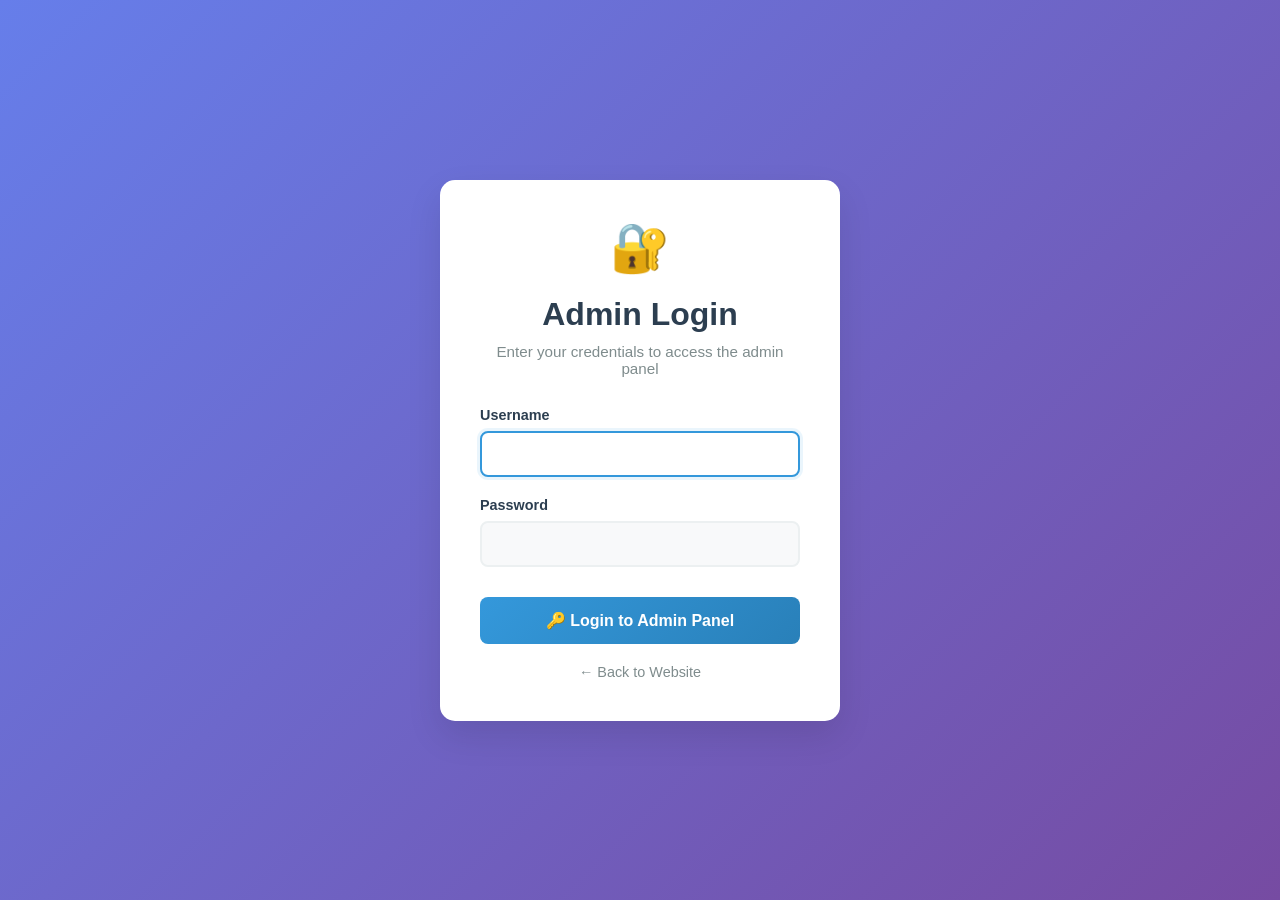
<file: admin-panel.html>
<!DOCTYPE html>
<html lang="en">
<head>
    <meta charset="UTF-8">
    <meta name="viewport" content="width=device-width, initial-scale=1.0">
    <title>Admin Panel - JARVIS</title>
    <style>
        * { margin: 0; padding: 0; box-sizing: border-box; }
        body { 
            font-family: 'Segoe UI', Tahoma, Geneva, Verdana, sans-serif; 
            background: #f8f9fa; 
            padding: 20px;
            line-height: 1.6;
        }
        .admin-header { 
            background: linear-gradient(135deg, #2c3e50 0%, #34495e 50%, #2c3e50 100%); 
            color: white; 
            padding: 25px 30px; 
            border-radius: 15px; 
            margin-bottom: 30px;
            text-align: center;
            position: relative;
            box-shadow: 0 8px 25px rgba(44, 62, 80, 0.3);
            border: 1px solid rgba(255, 255, 255, 0.1);
        }
        .logout-btn {
            position: absolute;
            top: 25px;
            right: 30px;
            background: linear-gradient(45deg, #e74c3c, #c0392b);
            color: white;
            padding: 10px 18px;
            text-decoration: none;
            border-radius: 8px;
            font-weight: 600;
            font-size: 0.9rem;
            border: none;
            cursor: pointer;
            transition: all 0.3s ease;
            box-shadow: 0 4px 15px rgba(231, 76, 60, 0.3);
        }
        .logout-btn:hover {
            background: linear-gradient(45deg, #c0392b, #a93226);
            transform: translateY(-2px);
            box-shadow: 0 6px 20px rgba(231, 76, 60, 0.4);
        }
        .back-btn {
            position: absolute;
            top: 25px;
            left: 30px;
            background: linear-gradient(45deg, #3498db, #2980b9);
            color: white;
            padding: 10px 18px;
            text-decoration: none;
            border-radius: 8px;
            font-weight: 600;
            font-size: 0.9rem;
            transition: all 0.3s ease;
            box-shadow: 0 4px 15px rgba(52, 152, 219, 0.3);
        }
        .back-btn:hover {
            background: linear-gradient(45deg, #2980b9, #1f5582);
            transform: translateY(-2px);
            box-shadow: 0 6px 20px rgba(52, 152, 219, 0.4);
        }
        .stats-grid {
            display: grid;
            grid-template-columns: repeat(auto-fit, minmax(200px, 1fr));
            gap: 20px;
            margin-bottom: 30px;
        }
        .stat-card {
            background: white;
            padding: 20px;
            border-radius: 10px;
            box-shadow: 0 2px 10px rgba(0,0,0,0.1);
            text-align: center;
        }
        .stat-number {
            font-size: 2rem;
            font-weight: bold;
            color: #3498db;
        }
        .stat-label {
            color: #7f8c8d;
            margin-top: 5px;
        }
        .orders-section {
            background: white;
            border-radius: 10px;
            overflow: hidden;
            box-shadow: 0 2px 10px rgba(0,0,0,0.1);
        }
        .section-header {
            background: #34495e;
            color: white;
            padding: 15px 20px;
            font-size: 1.2rem;
            font-weight: 600;
        }
        table {
            width: 100%;
            border-collapse: collapse;
        }
        th, td {
            padding: 12px;
            text-align: left;
            border-bottom: 1px solid #ecf0f1;
        }
        th {
            background: #3498db;
            color: white;
            font-weight: 600;
        }
        tr:hover {
            background: #f8f9fa;
        }
        .project-type {
            padding: 4px 8px;
            border-radius: 4px;
            font-size: 0.85rem;
            font-weight: 600;
            text-transform: capitalize;
        }
        .project-type.website { background: #e3f2fd; color: #1976d2; }
        .project-type.student { background: #f3e5f5; color: #7b1fa2; }
        .project-type.application { background: #e8f5e8; color: #388e3c; }
        .project-type.other { background: #fff3e0; color: #f57c00; }
        .description-row {
            background: #f8f9fa !important;
        }
        .description-content {
            padding: 10px;
            font-size: 0.9rem;
            color: #555;
            border-left: 3px solid #3498db;
            padding-left: 15px;
        }
        .actions {
            text-align: center;
            padding: 20px;
            background: #ecf0f1;
        }
        .btn {
            background: #3498db;
            color: white;
            padding: 10px 20px;
            border: none;
            border-radius: 5px;
            cursor: pointer;
            margin: 0 5px;
            font-size: 0.9rem;
            text-decoration: none;
            display: inline-block;
        }
        .btn:hover { background: #2980b9; }
        .btn-danger { background: #e74c3c; }
        .btn-danger:hover { background: #c0392b; }
        .btn-ack { 
            background: #27ae60; 
            font-size: 0.8rem; 
            padding: 6px 12px; 
        }
        .btn-ack:hover { background: #229954; }
        .acknowledged { 
            background: #f0f8f0 !important; 
            opacity: 0.8;
        }
        .acknowledged-badge { 
            color: #27ae60; 
            font-weight: bold; 
            font-size: 0.85rem;
        }
        .ack-status { 
            color: #27ae60; 
            font-weight: bold; 
        }
        .refresh-note {
            text-align: center;
            color: #7f8c8d;
            margin-top: 10px;
            font-size: 0.85rem;
        }
        .no-orders {
            text-align: center;
            padding: 40px;
            color: #7f8c8d;
        }
        .session-info {
            position: absolute;
            bottom: 15px;
            right: 30px;
            font-size: 0.85rem;
            color: rgba(255, 255, 255, 0.8);
            background: rgba(255, 255, 255, 0.1);
            padding: 5px 12px;
            border-radius: 20px;
            border: 1px solid rgba(255, 255, 255, 0.2);
        }
        .admin-title {
            font-size: 2.2rem;
            font-weight: 700;
            margin-bottom: 8px;
            text-shadow: 0 2px 4px rgba(0, 0, 0, 0.3);
            letter-spacing: 0.5px;
        }
        .admin-subtitle {
            font-size: 1.1rem;
            color: rgba(255, 255, 255, 0.9);
            font-weight: 400;
            margin-bottom: 0;
        }
        .admin-badge {
            display: inline-block;
            background: rgba(52, 152, 219, 0.2);
            color: #3498db;
            padding: 4px 12px;
            border-radius: 15px;
            font-size: 0.8rem;
            font-weight: 600;
            margin-top: 10px;
            border: 1px solid rgba(52, 152, 219, 0.3);
        }
        @media (max-width: 768px) {
            body { padding: 10px; }
            .back-btn, .logout-btn { 
                position: relative; 
                top: 0; 
                left: 0; 
                right: 0; 
                margin: 5px; 
                display: inline-block; 
                font-size: 0.8rem;
                padding: 8px 12px;
            }
            .admin-header {
                padding: 20px 15px 60px 15px;
            }
            .admin-title {
                font-size: 1.8rem;
                margin-top: 10px;
            }
            .admin-subtitle {
                font-size: 1rem;
            }
            .admin-badge {
                font-size: 0.7rem;
                padding: 3px 8px;
            }
            .session-info {
                position: static;
                display: block;
                text-align: center;
                margin-top: 15px;
                background: rgba(255, 255, 255, 0.15);
            }
            .stats-grid { grid-template-columns: 1fr; }
            table { font-size: 0.85rem; }
            th, td { padding: 8px; }
        }
    </style>
</head>
<body>
    <div class="admin-header">
        <a href="index.html" class="back-btn">← Back to Website</a>
        <button class="logout-btn" onclick="logout()">🚪 Logout</button>
        <h1 class="admin-title">🔐 JARVIS Admin Dashboard</h1>
        <p class="admin-subtitle">Comprehensive Management Portal</p>
        <div class="admin-badge">Project Orders • Customer Management • Analytics</div>
        <div class="session-info" id="sessionInfo"></div>
    </div>
    
    <div id="statsGrid" class="stats-grid">
        <!-- Stats will be loaded by JavaScript -->
    </div>
    
    <div class="orders-section">
        <div class="section-header">📋 Project Orders</div>
        <div id="ordersContent">
            <!-- Orders will be loaded by JavaScript -->
        </div>
        
        <div class="actions">
            <button class="btn" onclick="window.print()">🖨️ Print Orders</button>
            <button class="btn" onclick="downloadOrdersCSV()">📊 Export CSV</button>
            <button class="btn btn-danger" onclick="clearAllOrders()">🗑️ Clear All Orders</button>
            <button class="btn" onclick="window.location.reload()">🔄 Refresh</button>
        </div>
        
        <div class="refresh-note">
            Note: This page shows orders stored in browser localStorage. Refresh to see latest data.
        </div>
    </div>

    <!-- Customer Management Section -->
    <div class="orders-section" style="margin-top: 30px;">
        <div class="section-header">👥 Customer Management</div>
        <div style="padding: 20px;">
            <div style="margin-bottom: 20px;">
                <h3 style="color: #2c3e50; margin-bottom: 15px;">Add New Customer</h3>
                <div style="display: grid; grid-template-columns: repeat(auto-fit, minmax(200px, 1fr)); gap: 15px; margin-bottom: 15px;">
                    <input type="text" id="customerName" placeholder="Customer Name" style="padding: 10px; border: 1px solid #ddd; border-radius: 5px;">
                    <input type="email" id="customerEmail" placeholder="Customer Email" style="padding: 10px; border: 1px solid #ddd; border-radius: 5px;">
                    <input type="text" id="customerType" placeholder="Customer Type (e.g., Student, Business)" style="padding: 10px; border: 1px solid #ddd; border-radius: 5px;">
                    <select id="customerRating" style="padding: 10px; border: 1px solid #ddd; border-radius: 5px;">
                        <option value="">Select Rating</option>
                        <option value="5">⭐⭐⭐⭐⭐ (5 stars)</option>
                        <option value="4">⭐⭐⭐⭐ (4 stars)</option>
                        <option value="3">⭐⭐⭐ (3 stars)</option>
                        <option value="2">⭐⭐ (2 stars)</option>
                        <option value="1">⭐ (1 star)</option>
                    </select>
                </div>
                <textarea id="customerTestimonial" placeholder="Customer Testimonial (optional)" rows="3" style="width: 100%; padding: 10px; border: 1px solid #ddd; border-radius: 5px; margin-bottom: 15px;"></textarea>
                <button class="btn" onclick="addCustomer()">➕ Add Customer</button>
            </div>
            
            <div id="customersContent">
                <!-- Customers will be loaded by JavaScript -->
            </div>
        </div>
    </div>

    <!-- Project Portfolio Management Section -->
    <div class="orders-section" style="margin-top: 30px;">
        <div class="section-header">🚀 Project Portfolio Management</div>
        <div style="padding: 20px;">
            <div style="margin-bottom: 20px;">
                <h3 style="color: #2c3e50; margin-bottom: 15px;">Add New Project</h3>
                <div style="display: grid; grid-template-columns: repeat(auto-fit, minmax(200px, 1fr)); gap: 15px; margin-bottom: 15px;">
                    <input type="text" id="projectTitle" placeholder="Project Title" style="padding: 10px; border: 1px solid #ddd; border-radius: 5px;">
                    <input type="text" id="projectIcon" placeholder="Project Icon (emoji)" style="padding: 10px; border: 1px solid #ddd; border-radius: 5px;">
                    <input type="text" id="projectClient" placeholder="Client Name" style="padding: 10px; border: 1px solid #ddd; border-radius: 5px;">
                    <input type="text" id="projectTechnologies" placeholder="Technologies (comma separated)" style="padding: 10px; border: 1px solid #ddd; border-radius: 5px;">
                </div>
                <textarea id="projectDescription" placeholder="Project Description" rows="3" style="width: 100%; padding: 10px; border: 1px solid #ddd; border-radius: 5px; margin-bottom: 15px;"></textarea>
                <button class="btn" onclick="addProject()">➕ Add Project</button>
            </div>
            
            <div id="projectsContent">
                <!-- Projects will be loaded by JavaScript -->
            </div>
        </div>
    </div>
    
    <script>
        // Check authentication on page load
        document.addEventListener('DOMContentLoaded', function() {
            if (!checkAuthentication()) {
                return;
            }
            loadAdminData();
            updateSessionInfo();
        });
        
        function checkAuthentication() {
            const isLoggedIn = sessionStorage.getItem('adminLoggedIn');
            const loginTime = sessionStorage.getItem('loginTime');
            
            if (!isLoggedIn || isLoggedIn !== 'true') {
                alert('⚠️ Access denied. Please log in first.');
                window.location.href = 'admin.html';
                return false;
            }
            
            if (loginTime) {
                const loginDate = new Date(loginTime);
                const currentTime = new Date();
                const timeDiff = (currentTime - loginDate) / (1000 * 60 * 60); // hours
                
                // Session expires after 2 hours
                if (timeDiff >= 2) {
                    alert('⏰ Session expired. Please log in again.');
                    logout();
                    return false;
                }
            }
            
            return true;
        }
        
        function updateSessionInfo() {
            const loginTime = sessionStorage.getItem('loginTime');
            if (loginTime) {
                const loginDate = new Date(loginTime);
                const sessionInfo = document.getElementById('sessionInfo');
                sessionInfo.textContent = `Logged in: ${loginDate.toLocaleString()}`;
            }
        }
        
        function logout() {
            sessionStorage.removeItem('adminLoggedIn');
            sessionStorage.removeItem('loginTime');
            alert('👋 Logged out successfully!');
            window.location.href = 'admin.html';
        }
        
        function loadAdminData() {
            const orders = JSON.parse(localStorage.getItem('projectRequests') || '[]');
            const totalOrders = orders.length;
            
            // Calculate total revenue
            const totalRevenue = orders.reduce((sum, order) => {
                const estimate = calculateProjectEstimate(order.projectType, order.timeline);
                return sum + estimate;
            }, 0);
            
            // Update stats
            updateStats(totalOrders, totalRevenue, orders);
            
            // Update orders table
            updateOrdersTable(orders);
            
            // Load customers and projects
            loadCustomers();
            loadProjects();
        }
        
        function updateStats(totalOrders, totalRevenue, orders) {
            const statsGrid = document.getElementById('statsGrid');
            statsGrid.innerHTML = `
                <div class="stat-card">
                    <div class="stat-number">${totalOrders}</div>
                    <div class="stat-label">Total Orders</div>
                </div>
                <div class="stat-card">
                    <div class="stat-number">₹${totalRevenue.toLocaleString()}</div>
                    <div class="stat-label">Estimated Revenue</div>
                </div>
                <div class="stat-card">
                    <div class="stat-number">${orders.filter(o => o.projectType === 'website').length}</div>
                    <div class="stat-label">Website Projects</div>
                </div>
                <div class="stat-card">
                    <div class="stat-number">${orders.filter(o => o.projectType === 'student').length}</div>
                    <div class="stat-label">Student Projects</div>
                </div>
                <div class="stat-card">
                    <div class="stat-number">${orders.filter(o => o.acknowledged).length}</div>
                    <div class="stat-label">Acknowledged Orders</div>
                </div>
            `;
        }
        
        function updateOrdersTable(orders) {
            const ordersContent = document.getElementById('ordersContent');
            
            if (orders.length === 0) {
                ordersContent.innerHTML = `
                    <div class="no-orders">
                        <h3>No orders found</h3>
                        <p>Orders will appear here when customers submit project requests.</p>
                        <a href="index.html" class="btn" style="margin-top: 15px;">Go to Website</a>
                    </div>
                `;
                return;
            }
            
            let ordersHTML = `
                <table>
                    <thead>
                        <tr>
                            <th>#</th>
                            <th>Customer</th>
                            <th>Phone</th>
                            <th>Project Type</th>
                            <th>Budget Range</th>
                            <th>Timeline</th>
                            <th>Estimate</th>
                            <th>Submitted</th>
                            <th>Actions</th>
                        </tr>
                    </thead>
                    <tbody>
            `;
            
            orders.forEach((order, index) => {
                const estimate = calculateProjectEstimate(order.projectType, order.timeline);
                const date = new Date(order.submittedAt).toLocaleDateString('en-IN');
                const time = new Date(order.submittedAt).toLocaleTimeString('en-IN');
                
                const acknowledged = order.acknowledged || false;
                const acknowledgedClass = acknowledged ? 'acknowledged' : '';
                const acknowledgedText = acknowledged ? '✅ Acknowledged' : '';
                
                ordersHTML += `
                    <tr class="${acknowledgedClass}">
                        <td>${index + 1}</td>
                        <td><strong>${order.name}</strong><br><small>${order.email}</small></td>
                        <td>${order.phone || 'N/A'}</td>
                        <td><span class="project-type ${order.projectType}">${order.projectType}</span></td>
                        <td>${order.budget || 'Not specified'}</td>
                        <td>${order.timeline || 'Flexible'}</td>
                        <td><strong>₹${estimate.toLocaleString()}</strong></td>
                        <td>${date}<br><small>${time}</small><br><small class="ack-status">${acknowledgedText}</small></td>
                        <td>
                            ${!acknowledged ? 
                                `<button class="btn btn-ack" onclick="sendAcknowledgment(${index})">📧 Acknowledge</button>` :
                                `<span class="acknowledged-badge">✅ Done</span>`
                            }
                        </td>
                    </tr>
                    <tr class="description-row ${acknowledgedClass}">
                        <td colspan="9">
                            <div class="description-content">
                                <strong>Project Description:</strong><br>
                                ${order.description}
                            </div>
                        </td>
                    </tr>
                `;
            });
            
            ordersHTML += `
                    </tbody>
                </table>
            `;
            
            ordersContent.innerHTML = ordersHTML;
        }
        
        function calculateProjectEstimate(projectType, timeline) {
            let basePrice = 0;
            
            switch(projectType) {
                case 'student':
                    basePrice = 299;
                    break;
                case 'application':
                    basePrice = 599;
                    break;
                case 'website':
                    basePrice = 899;
                    break;
                default:
                    basePrice = 599;
            }
            
            // Timeline multiplier
            if (timeline === '1-week') {
                basePrice *= 1.5; // Rush job
            }
            
            return basePrice;
        }
        
        function clearAllOrders() {
            if (confirm('Are you sure you want to delete ALL orders? This cannot be undone!')) {
                localStorage.removeItem('projectRequests');
                alert('All orders cleared!');
                window.location.reload();
            }
        }
        
        function downloadOrdersCSV() {
            const orders = JSON.parse(localStorage.getItem('projectRequests') || '[]');
            if (orders.length === 0) {
                alert('No orders to export!');
                return;
            }
            
            let csv = 'Name,Email,Phone,Project Type,Budget,Timeline,Description,Submitted\n';
            orders.forEach(order => {
                csv += `"${order.name}","${order.email}","${order.phone || 'N/A'}","${order.projectType}","${order.budget || 'Not specified'}","${order.timeline || 'Flexible'}","${order.description.replace(/"/g, '""')}","${new Date(order.submittedAt).toLocaleDateString('en-IN')}"\n`;
            });
            
            const blob = new Blob([csv], { type: 'text/csv' });
            const url = window.URL.createObjectURL(blob);
            const a = document.createElement('a');
            a.href = url;
            a.download = 'freelance-orders-' + new Date().toISOString().split('T')[0] + '.csv';
            a.click();
            window.URL.revokeObjectURL(url);
        }
        
        // Send acknowledgment email to customer
        function sendAcknowledgment(orderIndex) {
            const orders = JSON.parse(localStorage.getItem('projectRequests') || '[]');
            if (orderIndex >= orders.length) {
                alert('Order not found!');
                return;
            }
            
            const order = orders[orderIndex];
            const estimate = calculateProjectEstimate(order.projectType, order.timeline);
            
            // Prepare acknowledgment email
            const subject = `Project Request Acknowledged - JARVIS`;
            const body = `Dear ${order.name},

Thank you for your project request! We have received and reviewed your inquiry for a ${order.projectType} project.

Project Details:
- Project Type: ${order.projectType}
- Budget Range: ${order.budget || 'Not specified'}
- Timeline: ${order.timeline || 'Flexible'}
- Estimated Cost: ₹${estimate.toLocaleString()}

Your project description has been carefully reviewed and we're excited to work with you!

Next Steps:
1. We will prepare a detailed project proposal
2. You'll receive a comprehensive quote within 24 hours
3. We'll schedule a call to discuss your requirements in detail

If you have any immediate questions or need to modify your requirements, please reply to this email.

Contact Information:
Email: gamingspider0005@gmail.com
Response Time: Within 24 hours

Best regards,
JARVIS Team

---
This is an automated acknowledgment. Your project request was submitted on ${new Date(order.submittedAt).toLocaleDateString('en-IN')} at ${new Date(order.submittedAt).toLocaleTimeString('en-IN')}.`;

            // Open email client with acknowledgment
            const mailtoLink = `mailto:${order.email}?subject=${encodeURIComponent(subject)}&body=${encodeURIComponent(body)}`;
            
            try {
                window.open(mailtoLink, '_blank');
                
                // Mark as acknowledged
                orders[orderIndex].acknowledged = true;
                orders[orderIndex].acknowledgedAt = new Date().toISOString();
                localStorage.setItem('projectRequests', JSON.stringify(orders));
                
                // Refresh the page to show updated status
                setTimeout(() => {
                    location.reload();
                }, 1000);
                
                console.log(`✅ Acknowledgment sent to: ${order.email}`);
                
            } catch (error) {
                console.log('❌ Error opening email client:', error);
                alert('Could not open email client. Please check browser settings.');
            }
        }

        // Customer Management Functions
        function addCustomer() {
            const name = document.getElementById('customerName').value.trim();
            const email = document.getElementById('customerEmail').value.trim();
            const type = document.getElementById('customerType').value.trim();
            const rating = document.getElementById('customerRating').value;
            const testimonial = document.getElementById('customerTestimonial').value.trim();

            if (!name || !email || !type) {
                alert('Please fill in at least Name, Email, and Customer Type');
                return;
            }

            const customers = JSON.parse(localStorage.getItem('customers') || '[]');
            const newCustomer = {
                id: Date.now(),
                name,
                email,
                type,
                rating: rating ? parseInt(rating) : null,
                testimonial,
                addedDate: new Date().toISOString()
            };

            customers.push(newCustomer);
            localStorage.setItem('customers', JSON.stringify(customers));

            // Clear form
            document.getElementById('customerName').value = '';
            document.getElementById('customerEmail').value = '';
            document.getElementById('customerType').value = '';
            document.getElementById('customerRating').value = '';
            document.getElementById('customerTestimonial').value = '';

            loadCustomers();
            alert('✅ Customer added successfully!');
        }

        function loadCustomers() {
            const customers = JSON.parse(localStorage.getItem('customers') || '[]');
            const customersContent = document.getElementById('customersContent');

            if (customers.length === 0) {
                customersContent.innerHTML = '<div class="no-orders">No customers added yet. Add your first customer above!</div>';
                return;
            }

            let html = `
                <table>
                    <thead>
                        <tr>
                            <th>Name</th>
                            <th>Email</th>
                            <th>Type</th>
                            <th>Rating</th>
                            <th>Testimonial</th>
                            <th>Added Date</th>
                            <th>Actions</th>
                        </tr>
                    </thead>
                    <tbody>
            `;

            customers.forEach((customer, index) => {
                const ratingStars = customer.rating ? '⭐'.repeat(customer.rating) : 'Not rated';
                const testimonialPreview = customer.testimonial ? 
                    (customer.testimonial.length > 50 ? customer.testimonial.substring(0, 50) + '...' : customer.testimonial) : 
                    'No testimonial';

                html += `
                    <tr>
                        <td>${customer.name}</td>
                        <td>${customer.email}</td>
                        <td>${customer.type}</td>
                        <td>${ratingStars}</td>
                        <td title="${customer.testimonial || 'No testimonial'}">${testimonialPreview}</td>
                        <td>${new Date(customer.addedDate).toLocaleDateString()}</td>
                        <td>
                            <button class="btn btn-danger" onclick="deleteCustomer(${index})" style="font-size: 0.8rem; padding: 5px 10px;">🗑️ Delete</button>
                        </td>
                    </tr>
                `;
            });

            html += '</tbody></table>';
            customersContent.innerHTML = html;
        }

        function deleteCustomer(index) {
            if (confirm('Are you sure you want to delete this customer?')) {
                const customers = JSON.parse(localStorage.getItem('customers') || '[]');
                customers.splice(index, 1);
                localStorage.setItem('customers', JSON.stringify(customers));
                loadCustomers();
                alert('✅ Customer deleted successfully!');
            }
        }

        // Project Management Functions
        function addProject() {
            const title = document.getElementById('projectTitle').value.trim();
            const icon = document.getElementById('projectIcon').value.trim();
            const client = document.getElementById('projectClient').value.trim();
            const technologies = document.getElementById('projectTechnologies').value.trim();
            const description = document.getElementById('projectDescription').value.trim();

            if (!title || !description) {
                alert('Please fill in at least Project Title and Description');
                return;
            }

            const projects = JSON.parse(localStorage.getItem('projects') || '[]');
            const newProject = {
                id: Date.now(),
                title,
                icon: icon || '🌐',
                client,
                technologies: technologies.split(',').map(tech => tech.trim()).filter(tech => tech),
                description,
                addedDate: new Date().toISOString()
            };

            projects.push(newProject);
            localStorage.setItem('projects', JSON.stringify(projects));

            // Clear form
            document.getElementById('projectTitle').value = '';
            document.getElementById('projectIcon').value = '';
            document.getElementById('projectClient').value = '';
            document.getElementById('projectTechnologies').value = '';
            document.getElementById('projectDescription').value = '';

            loadProjects();
            alert('✅ Project added successfully!');
        }

        function loadProjects() {
            const projects = JSON.parse(localStorage.getItem('projects') || '[]');
            const projectsContent = document.getElementById('projectsContent');

            if (projects.length === 0) {
                projectsContent.innerHTML = '<div class="no-orders">No projects added yet. Add your first project above!</div>';
                return;
            }

            let html = `
                <table>
                    <thead>
                        <tr>
                            <th>Icon</th>
                            <th>Title</th>
                            <th>Client</th>
                            <th>Technologies</th>
                            <th>Description</th>
                            <th>Added Date</th>
                            <th>Actions</th>
                        </tr>
                    </thead>
                    <tbody>
            `;

            projects.forEach((project, index) => {
                const techTags = project.technologies.map(tech => 
                    `<span style="background: #e3f2fd; color: #1976d2; padding: 0.2rem 0.5rem; border-radius: 10px; font-size: 0.7rem; margin-right: 0.3rem;">${tech}</span>`
                ).join('');
                
                const descriptionPreview = project.description.length > 60 ? 
                    project.description.substring(0, 60) + '...' : 
                    project.description;

                html += `
                    <tr>
                        <td style="font-size: 1.5rem;">${project.icon}</td>
                        <td>${project.title}</td>
                        <td>${project.client || 'Not specified'}</td>
                        <td>${techTags || 'No technologies listed'}</td>
                        <td title="${project.description}">${descriptionPreview}</td>
                        <td>${new Date(project.addedDate).toLocaleDateString()}</td>
                        <td>
                            <button class="btn btn-danger" onclick="deleteProject(${index})" style="font-size: 0.8rem; padding: 5px 10px;">🗑️ Delete</button>
                        </td>
                    </tr>
                `;
            });

            html += '</tbody></table>';
            projectsContent.innerHTML = html;
        }

        function deleteProject(index) {
            if (confirm('Are you sure you want to delete this project?')) {
                const projects = JSON.parse(localStorage.getItem('projects') || '[]');
                projects.splice(index, 1);
                localStorage.setItem('projects', JSON.stringify(projects));
                loadProjects();
                alert('✅ Project deleted successfully!');
            }
        }
    </script>
</body>
</html>
</file>
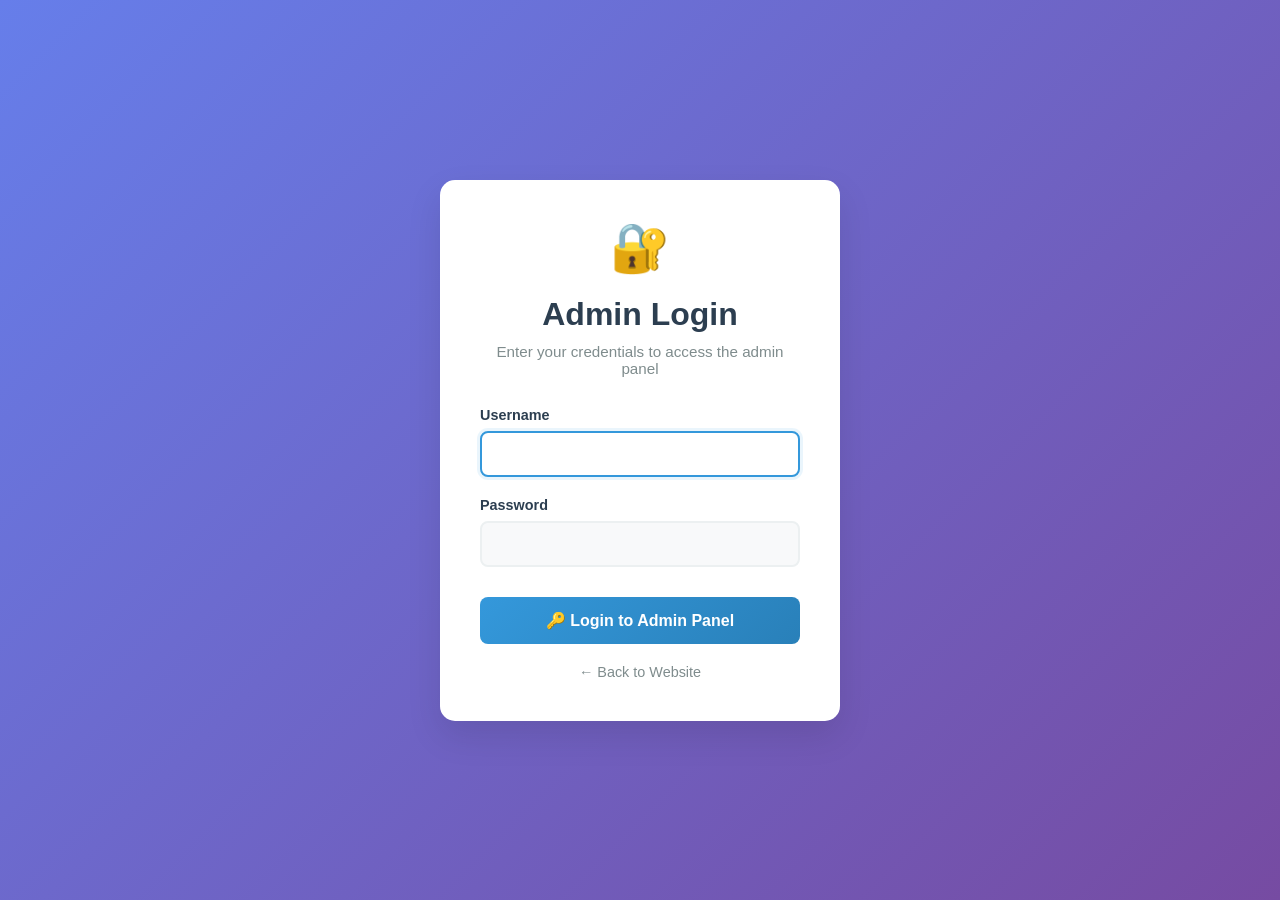
<file: admin.html>
<!DOCTYPE html>
<html lang="en">
<head>
    <meta charset="UTF-8">
    <meta name="viewport" content="width=device-width, initial-scale=1.0">
    <title>Admin Login - JARVIS</title>
    <style>
        * { 
            margin: 0; 
            padding: 0; 
            box-sizing: border-box; 
        }
        
        body { 
            font-family: 'Segoe UI', Tahoma, Geneva, Verdana, sans-serif; 
            background: linear-gradient(135deg, #667eea 0%, #764ba2 100%);
            min-height: 100vh;
            display: flex;
            align-items: center;
            justify-content: center;
            padding: 20px;
        }
        
        .login-container {
            background: white;
            padding: 40px;
            border-radius: 15px;
            box-shadow: 0 15px 35px rgba(0, 0, 0, 0.1);
            width: 100%;
            max-width: 400px;
            text-align: center;
        }
        
        .login-header {
            margin-bottom: 30px;
        }
        
        .login-header h1 {
            color: #2c3e50;
            font-size: 2rem;
            margin-bottom: 10px;
        }
        
        .login-header p {
            color: #7f8c8d;
            font-size: 0.95rem;
        }
        
        .login-form {
            display: flex;
            flex-direction: column;
            gap: 20px;
        }
        
        .form-group {
            text-align: left;
        }
        
        .form-group label {
            display: block;
            margin-bottom: 8px;
            color: #2c3e50;
            font-weight: 600;
            font-size: 0.9rem;
        }
        
        .form-group input {
            width: 100%;
            padding: 12px 15px;
            border: 2px solid #ecf0f1;
            border-radius: 8px;
            font-size: 1rem;
            transition: border-color 0.3s ease;
            background-color: #f8f9fa;
        }
        
        .form-group input:focus {
            outline: none;
            border-color: #3498db;
            background-color: white;
            box-shadow: 0 0 0 3px rgba(52, 152, 219, 0.1);
        }
        
        .login-btn {
            background: linear-gradient(135deg, #3498db, #2980b9);
            color: white;
            padding: 14px 20px;
            border: none;
            border-radius: 8px;
            font-size: 1rem;
            font-weight: 600;
            cursor: pointer;
            transition: transform 0.2s ease, box-shadow 0.2s ease;
            margin-top: 10px;
        }
        
        .login-btn:hover {
            transform: translateY(-2px);
            box-shadow: 0 8px 25px rgba(52, 152, 219, 0.3);
        }
        
        .login-btn:active {
            transform: translateY(0);
        }
        
        .back-link {
            display: inline-block;
            margin-top: 20px;
            color: #7f8c8d;
            text-decoration: none;
            font-size: 0.9rem;
            transition: color 0.3s ease;
        }
        
        .back-link:hover {
            color: #3498db;
        }
        
        .error-message {
            background: #e74c3c;
            color: white;
            padding: 12px;
            border-radius: 8px;
            margin-bottom: 20px;
            font-size: 0.9rem;
            display: none;
        }
        
        .lock-icon {
            font-size: 3rem;
            color: #3498db;
            margin-bottom: 20px;
        }
        
        @media (max-width: 480px) {
            .login-container {
                padding: 30px 20px;
                margin: 10px;
            }
            
            .login-header h1 {
                font-size: 1.7rem;
            }
        }
    </style>
</head>
<body>
    <div class="login-container">
        <div class="login-header">
            <div class="lock-icon">🔐</div>
            <h1>Admin Login</h1>
            <p>Enter your credentials to access the admin panel</p>
        </div>
        
        <div id="errorMessage" class="error-message"></div>
        
        <form id="loginForm" class="login-form">
            <div class="form-group">
                <label for="username">Username</label>
                <input type="text" id="username" name="username" required autocomplete="username">
            </div>
            
            <div class="form-group">
                <label for="password">Password</label>
                <input type="password" id="password" name="password" required autocomplete="current-password">
            </div>
            
            <button type="submit" class="login-btn">
                🔑 Login to Admin Panel
            </button>
        </form>
        
        <a href="index.html" class="back-link">← Back to Website</a>
    </div>
    
    <script>
        // Default credentials (in production, this should be handled server-side)
        const ADMIN_CREDENTIALS = {
            username: 'admin',
            password: 'admin123'
        };
        
        document.getElementById('loginForm').addEventListener('submit', function(e) {
            e.preventDefault();
            
            const username = document.getElementById('username').value;
            const password = document.getElementById('password').value;
            const errorMessage = document.getElementById('errorMessage');
            
            // Clear previous error
            errorMessage.style.display = 'none';
            
            // Validate credentials
            if (username === ADMIN_CREDENTIALS.username && password === ADMIN_CREDENTIALS.password) {
                // Store login session
                sessionStorage.setItem('adminLoggedIn', 'true');
                sessionStorage.setItem('loginTime', new Date().toISOString());
                
                // Show success feedback
                const loginBtn = document.querySelector('.login-btn');
                loginBtn.innerHTML = '✅ Login Successful! Redirecting...';
                loginBtn.style.background = '#27ae60';
                
                // Redirect to admin panel
                setTimeout(() => {
                    window.location.href = 'admin-panel.html';
                }, 1500);
                
            } else {
                // Show error message
                errorMessage.textContent = '❌ Invalid username or password. Please try again.';
                errorMessage.style.display = 'block';
                
                // Clear form
                document.getElementById('password').value = '';
                document.getElementById('username').focus();
                
                // Shake animation
                document.querySelector('.login-container').style.animation = 'shake 0.5s ease-in-out';
                setTimeout(() => {
                    document.querySelector('.login-container').style.animation = '';
                }, 500);
            }
        });
        
        // Add shake animation
        const style = document.createElement('style');
        style.textContent = `
            @keyframes shake {
                0%, 100% { transform: translateX(0); }
                25% { transform: translateX(-5px); }
                75% { transform: translateX(5px); }
            }
        `;
        document.head.appendChild(style);
        
        // Auto-focus username field
        document.getElementById('username').focus();
        
        // Check if already logged in
        if (sessionStorage.getItem('adminLoggedIn') === 'true') {
            const loginTime = new Date(sessionStorage.getItem('loginTime'));
            const currentTime = new Date();
            const timeDiff = (currentTime - loginTime) / (1000 * 60 * 60); // hours
            
            // Session expires after 2 hours
            if (timeDiff < 2) {
                window.location.href = 'admin-panel.html';
            } else {
                sessionStorage.removeItem('adminLoggedIn');
                sessionStorage.removeItem('loginTime');
            }
        }
    </script>
</body>
</html>
</file>
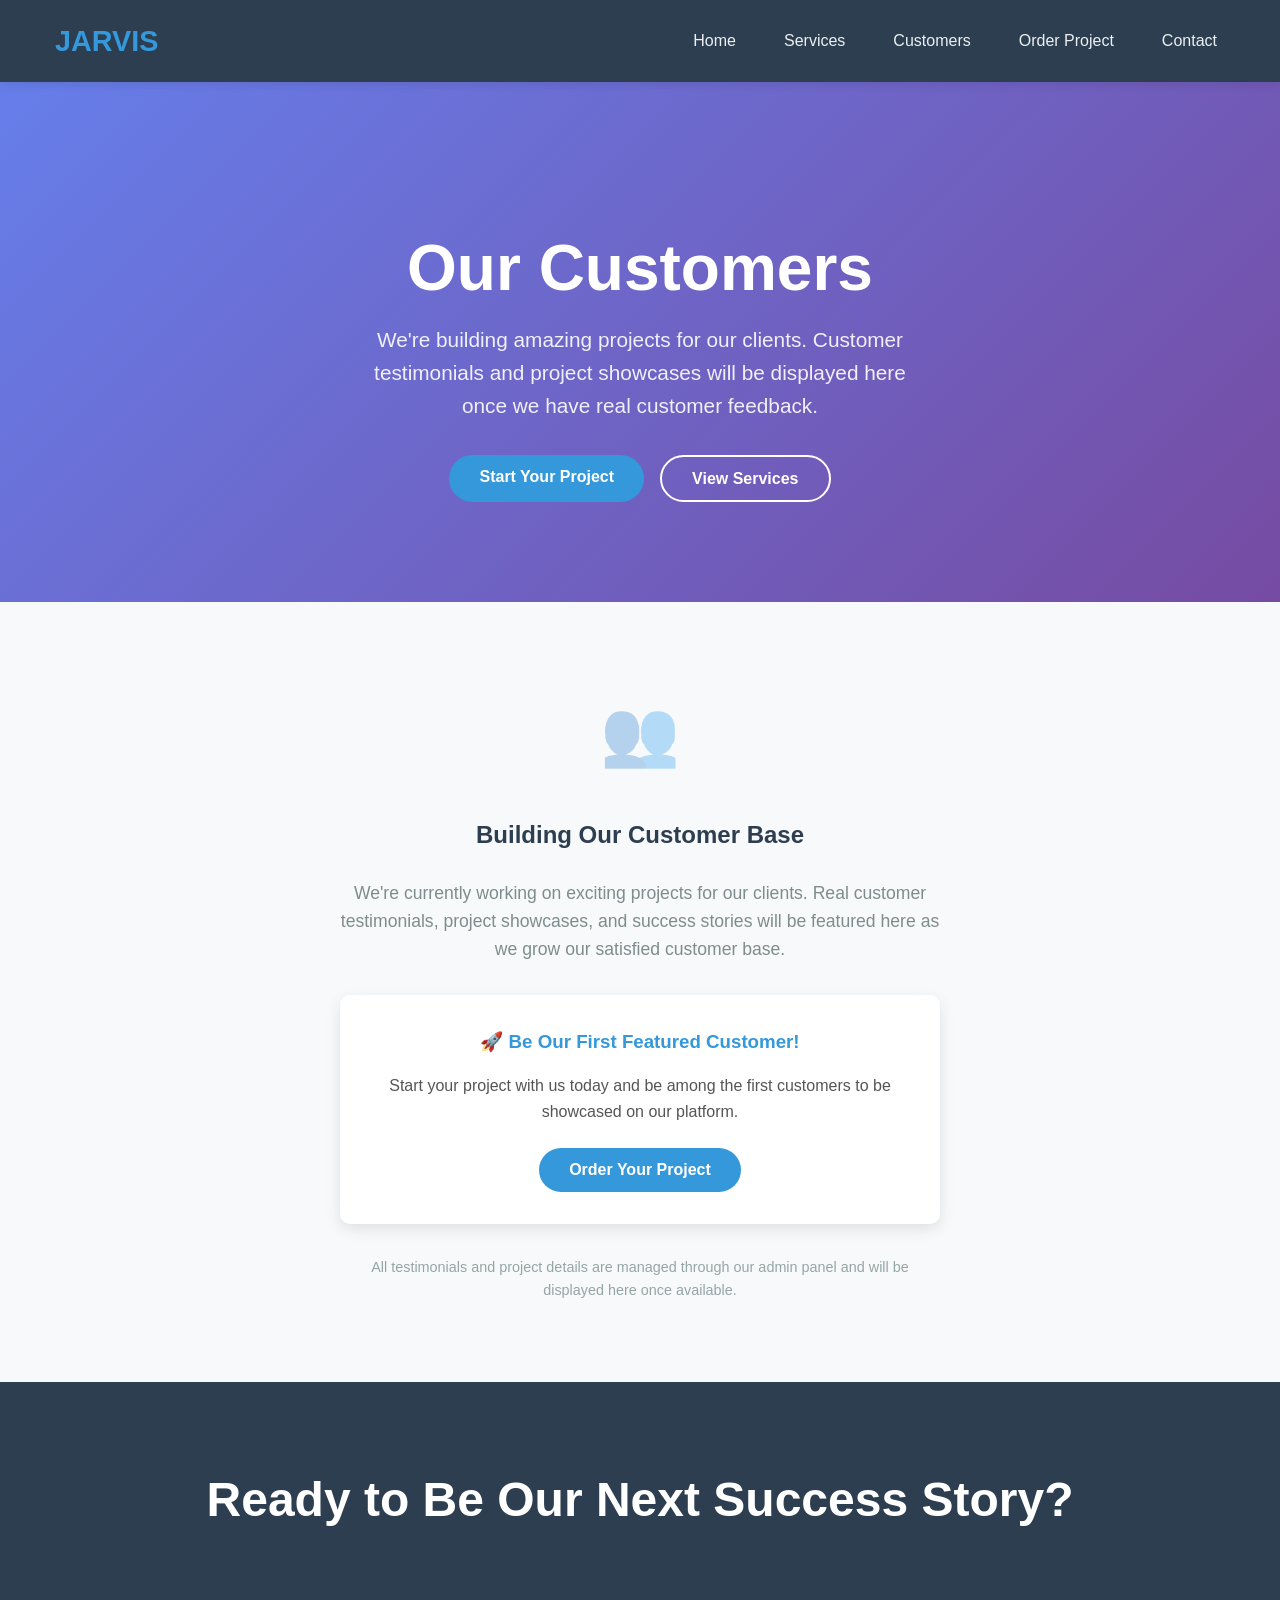
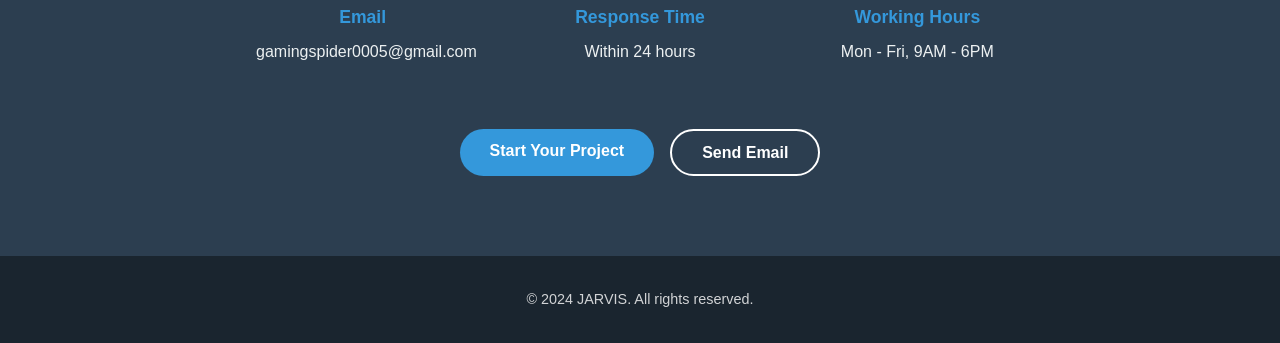
<file: customers.html>
<!DOCTYPE html>
<html lang="en">
<head>
    <meta charset="UTF-8">
    <meta name="viewport" content="width=device-width, initial-scale=1.0">
    <title>Our Customers - JARVIS</title>
    <link rel="stylesheet" href="styles.css">
</head>
<body>
    <!-- Navigation -->
    <nav class="navbar">
        <div class="nav-container">
            <div class="nav-logo">
                <h2>JARVIS</h2>
            </div>
            <button class="nav-toggle" id="navToggle" aria-label="Toggle navigation">
                <span>☰</span>
            </button>
            <ul class="nav-menu" id="navMenu">
                <li><a href="index.html">Home</a></li>
                <li><a href="services.html">Services</a></li>
                <li><a href="customers.html">Customers</a></li>
                <li><a href="index.html#order">Order Project</a></li>
                <li><a href="index.html#contact">Contact</a></li>
            </ul>
        </div>
    </nav>

    <!-- Hero Section -->
    <section class="hero">
        <div class="hero-content">
            <h1>Our Customers</h1>
            <p>We're building amazing projects for our clients. Customer testimonials and project showcases will be displayed here once we have real customer feedback.</p>
            <div class="hero-buttons">
                <a href="index.html#order" class="btn btn-primary">Start Your Project</a>
                <a href="services.html" class="btn btn-secondary">View Services</a>
            </div>
        </div>
    </section>

    <!-- Empty State Section -->
    <section id="customersSection" style="padding: 80px 0; background: #f8f9fa; min-height: 60vh;">
        <div class="container">
            <!-- Customers will be loaded here dynamically -->
            <div id="customersContent">
                <!-- Loading state -->
                <div style="text-align: center; max-width: 600px; margin: 0 auto;">
                    <div style="font-size: 4rem; margin-bottom: 2rem; opacity: 0.3;">👥</div>
                    <h2 style="color: #2c3e50; margin-bottom: 1.5rem;">Loading Customers...</h2>
                    <p style="color: #7f8c8d; font-size: 1.1rem;">Please wait while we load our customer testimonials.</p>
                </div>
            </div>
        </div>
    </section>

    <!-- Contact Section -->
    <section id="contact" class="contact">
        <div class="container">
            <h2>Ready to Be Our Next Success Story?</h2>
            <div class="contact-simple">
                <div class="contact-info">
                    <div class="contact-item">
                        <h4>Email</h4>
                        <p>gamingspider0005@gmail.com</p>
                    </div>
                    <div class="contact-item">
                        <h4>Response Time</h4>
                        <p>Within 24 hours</p>
                    </div>
                    <div class="contact-item">
                        <h4>Working Hours</h4>
                        <p>Mon - Fri, 9AM - 6PM</p>
                    </div>
                </div>
                <div class="contact-cta">
                    <a href="index.html#order" class="btn btn-primary">Start Your Project</a>
                    <a href="mailto:gamingspider0005@gmail.com" class="btn btn-secondary">Send Email</a>
                </div>
            </div>
        </div>
    </section>

    <!-- Footer -->
    <footer class="footer">
        <div class="container">
            <p>&copy; 2024 JARVIS. All rights reserved.</p>
        </div>
    </footer>

    <!-- Customer Loading Script -->
    <script>
        document.addEventListener('DOMContentLoaded', function() {
            loadCustomers();
        });

        function loadCustomers() {
            const customers = JSON.parse(localStorage.getItem('customers') || '[]');
            const customersContent = document.getElementById('customersContent');

            if (customers.length === 0) {
                // Show empty state
                customersContent.innerHTML = `
                    <div style="text-align: center; max-width: 600px; margin: 0 auto;">
                        <div style="font-size: 4rem; margin-bottom: 2rem; opacity: 0.3;">👥</div>
                        <h2 style="color: #2c3e50; margin-bottom: 1.5rem;">Building Our Customer Base</h2>
                        <p style="color: #7f8c8d; font-size: 1.1rem; margin-bottom: 2rem;">
                            We're currently working on exciting projects for our clients. Real customer testimonials, 
                            project showcases, and success stories will be featured here as we grow our satisfied customer base.
                        </p>
                        <div style="background: white; padding: 2rem; border-radius: 10px; box-shadow: 0 5px 15px rgba(0,0,0,0.1); margin-bottom: 2rem;">
                            <h3 style="color: #3498db; margin-bottom: 1rem;">🚀 Be Our First Featured Customer!</h3>
                            <p style="color: #555; margin-bottom: 1.5rem;">
                                Start your project with us today and be among the first customers to be showcased on our platform.
                            </p>
                            <a href="index.html#order" class="btn btn-primary">Order Your Project</a>
                        </div>
                        <p style="color: #95a5a6; font-size: 0.9rem;">
                            All testimonials and project details are managed through our admin panel and will be displayed here once available.
                        </p>
                    </div>
                `;
            } else {
                // Show customers testimonials
                displayCustomerTestimonials(customers);
            }
        }

        function displayCustomerTestimonials(customers) {
            const customersContent = document.getElementById('customersContent');
            
            let html = `
                <div style="text-align: center; margin-bottom: 3rem;">
                    <h2 style="color: #2c3e50; margin-bottom: 1rem;">Happy Customers</h2>
                    <p style="color: #7f8c8d; font-size: 1.1rem;">See what our satisfied clients have to say about our work</p>
                </div>
                
                <div style="display: grid; grid-template-columns: repeat(auto-fit, minmax(300px, 1fr)); gap: 2rem; margin-bottom: 3rem;">
            `;

            customers.forEach(customer => {
                const ratingStars = customer.rating ? '⭐'.repeat(customer.rating) : '';
                const testimonialText = customer.testimonial || 'Great experience working with JARVIS team!';
                
                html += `
                    <div style="background: white; padding: 2rem; border-radius: 15px; box-shadow: 0 5px 20px rgba(0,0,0,0.1); border: 1px solid #e1e8ed; transition: transform 0.3s ease, box-shadow 0.3s ease;" 
                         onmouseover="this.style.transform='translateY(-5px)'; this.style.boxShadow='0 8px 25px rgba(0,0,0,0.15)'" 
                         onmouseout="this.style.transform='translateY(0)'; this.style.boxShadow='0 5px 20px rgba(0,0,0,0.1)'">
                        
                        <div style="text-align: center; margin-bottom: 1.5rem;">
                            <div style="width: 60px; height: 60px; background: linear-gradient(135deg, #3498db, #2980b9); border-radius: 50%; margin: 0 auto 1rem; display: flex; align-items: center; justify-content: center; color: white; font-size: 1.5rem; font-weight: bold;">
                                ${customer.name.charAt(0).toUpperCase()}
                            </div>
                            <h3 style="color: #2c3e50; margin-bottom: 0.5rem; font-size: 1.2rem;">${customer.name}</h3>
                            <p style="color: #7f8c8d; font-size: 0.9rem; margin-bottom: 0.5rem;">${customer.type}</p>
                            ${ratingStars ? `<div style="color: #f39c12; font-size: 1.2rem; margin-bottom: 1rem;">${ratingStars}</div>` : ''}
                        </div>
                        
                        <div style="text-align: left;">
                            <p style="color: #555; font-style: italic; line-height: 1.6; margin-bottom: 1rem; position: relative; padding-left: 1rem;">
                                <span style="position: absolute; left: 0; top: 0; color: #3498db; font-size: 1.5rem; font-weight: bold;">"</span>
                                ${testimonialText}
                                <span style="color: #3498db; font-size: 1.5rem; font-weight: bold;">"</span>
                            </p>
                        </div>
                        
                        <div style="text-align: right; margin-top: 1rem; padding-top: 1rem; border-top: 1px solid #ecf0f1;">
                            <small style="color: #95a5a6;">
                                Customer since ${new Date(customer.addedDate).toLocaleDateString('en-IN', { month: 'long', year: 'numeric' })}
                            </small>
                        </div>
                    </div>
                `;
            });

            html += `
                </div>
                
                <div style="text-align: center; background: white; padding: 2rem; border-radius: 15px; box-shadow: 0 5px 15px rgba(0,0,0,0.1);">
                    <h3 style="color: #3498db; margin-bottom: 1rem;">Ready to Join Our Happy Customers?</h3>
                    <p style="color: #555; margin-bottom: 1.5rem;">
                        Start your project with us today and experience the same quality service our customers love.
                    </p>
                    <a href="index.html#order" class="btn btn-primary" style="margin-right: 1rem;">Start Your Project</a>
                    <a href="services.html" class="btn btn-secondary">View Our Services</a>
                </div>
            `;

            customersContent.innerHTML = html;
        }

        // Auto-refresh customer data every 10 seconds to show real-time updates
        setInterval(function() {
            loadCustomers();
        }, 10000);

        // Initialize mobile navigation for customers page
        initMobileNavigation();
    </script>
</body>
</html>
</file>
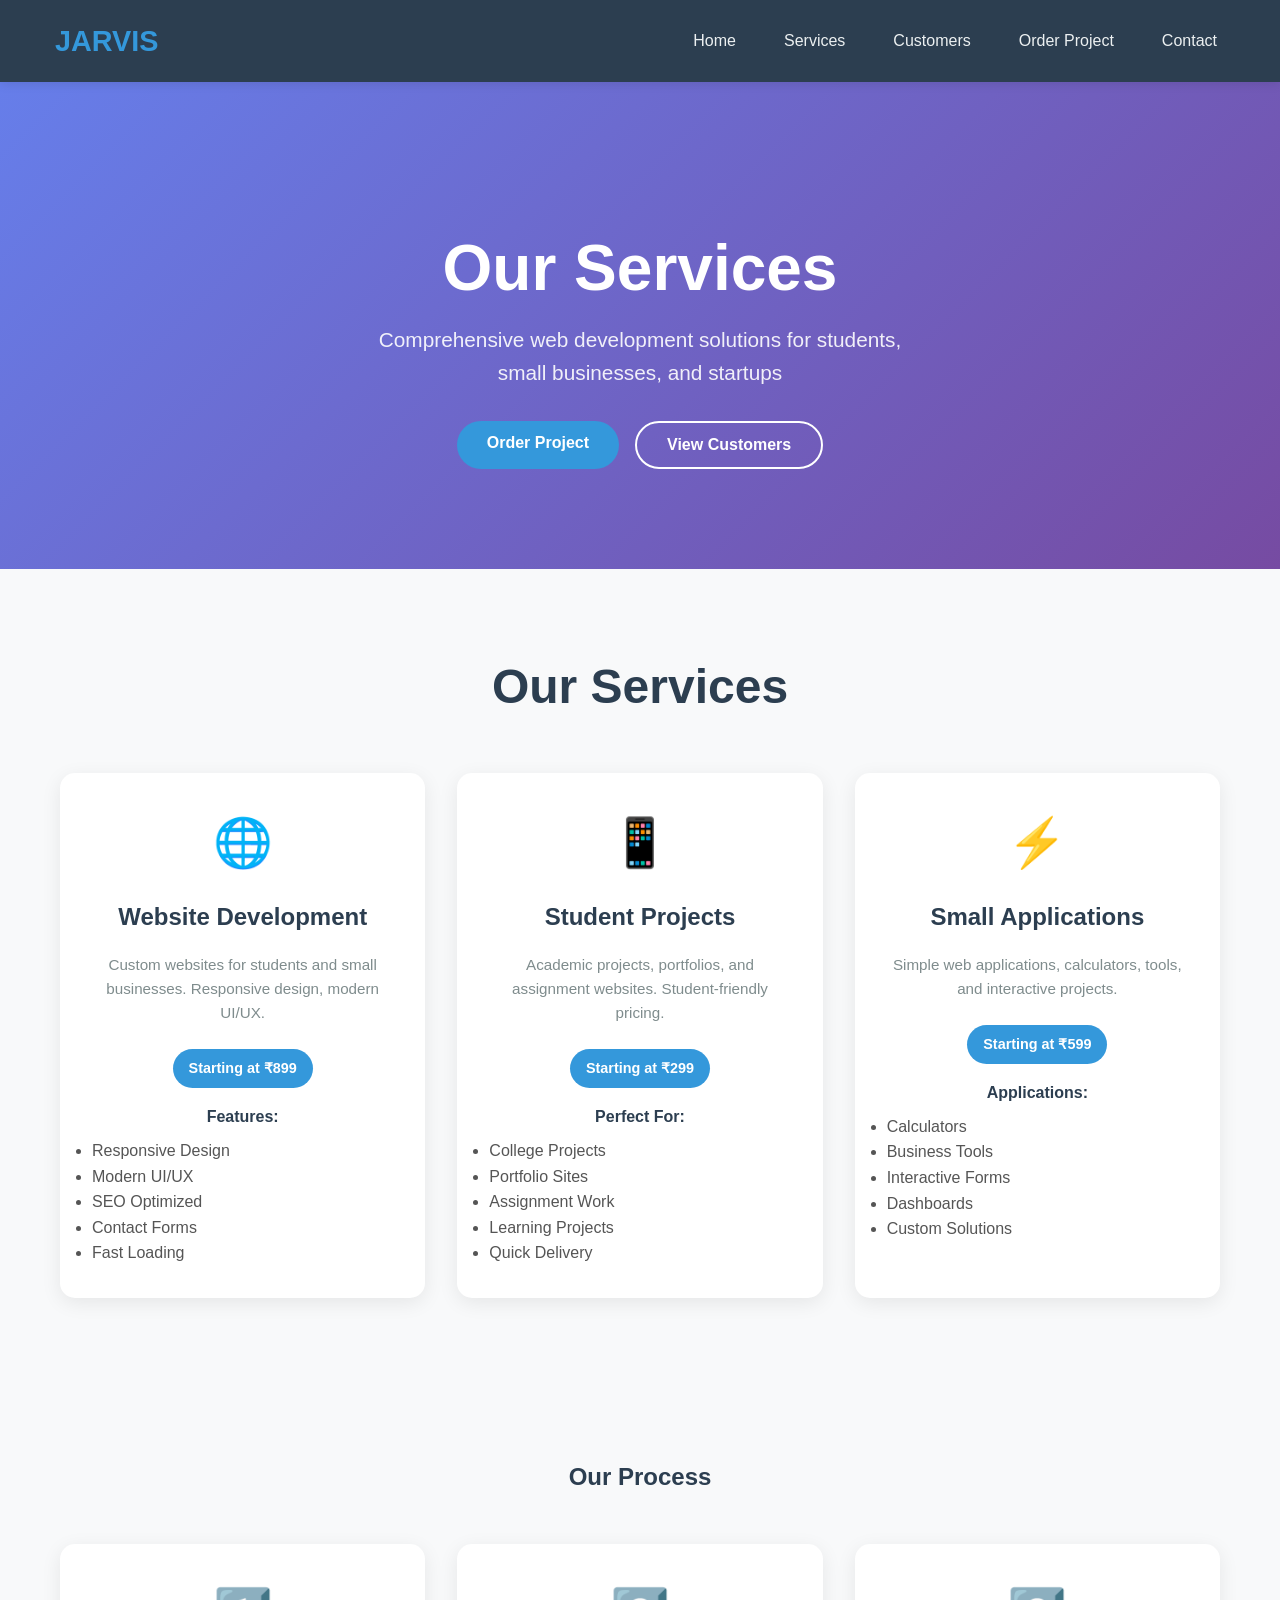
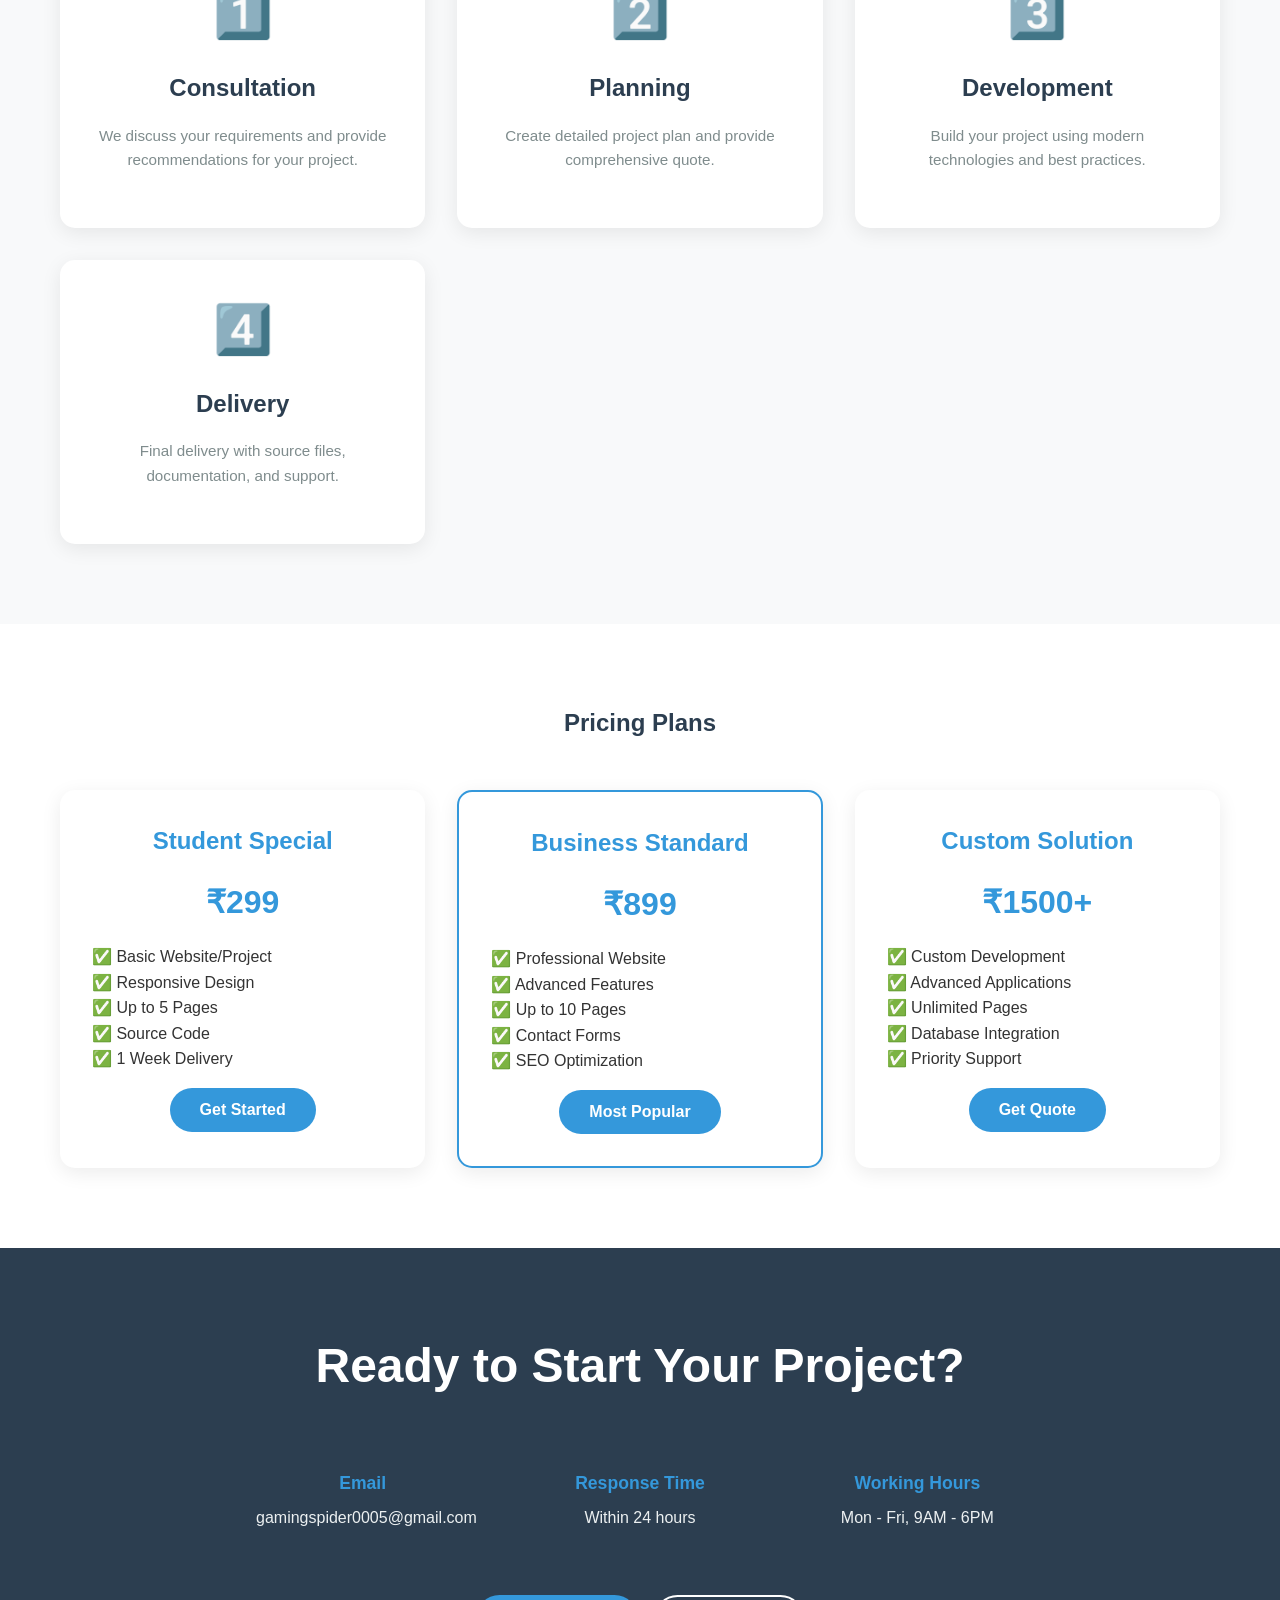
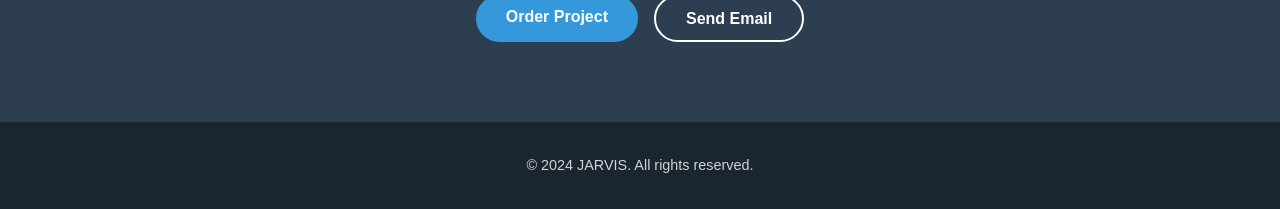
<file: services.html>
<!DOCTYPE html>
<html lang="en">
<head>
    <meta charset="UTF-8">
    <meta name="viewport" content="width=device-width, initial-scale=1.0">
    <title>Our Services - JARVIS</title>
    <link rel="stylesheet" href="styles.css">
</head>
<body>
    <!-- Navigation -->
    <nav class="navbar">
        <div class="nav-container">
            <div class="nav-logo">
                <h2>JARVIS</h2>
            </div>
            <button class="nav-toggle" id="navToggle" aria-label="Toggle navigation">
                <span>☰</span>
            </button>
            <ul class="nav-menu" id="navMenu">
                <li><a href="index.html">Home</a></li>
                <li><a href="services.html">Services</a></li>
                <li><a href="customers.html">Customers</a></li>
                <li><a href="index.html#order">Order Project</a></li>
                <li><a href="index.html#contact">Contact</a></li>
            </ul>
        </div>
    </nav>

    <!-- Hero Section -->
    <section class="hero">
        <div class="hero-content">
            <h1>Our Services</h1>
            <p>Comprehensive web development solutions for students, small businesses, and startups</p>
            <div class="hero-buttons">
                <a href="index.html#order" class="btn btn-primary">Order Project</a>
                <a href="customers.html" class="btn btn-secondary">View Customers</a>
            </div>
        </div>
    </section>

    <!-- Services Section -->
    <section id="services" class="services">
        <div class="container">
            <h2>Our Services</h2>
            <div class="services-grid">
                <div class="service-card">
                    <div class="service-icon">🌐</div>
                    <h3>Website Development</h3>
                    <p>Custom websites for students and small businesses. Responsive design, modern UI/UX.</p>
                    <span class="price">Starting at ₹899</span>
                    <div style="margin-top: 1rem;">
                        <h4 style="color: #2c3e50; margin-bottom: 0.5rem;">Features:</h4>
                        <ul style="text-align: left; color: #555;">
                            <li>Responsive Design</li>
                            <li>Modern UI/UX</li>
                            <li>SEO Optimized</li>
                            <li>Contact Forms</li>
                            <li>Fast Loading</li>
                        </ul>
                    </div>
                </div>
                
                <div class="service-card">
                    <div class="service-icon">📱</div>
                    <h3>Student Projects</h3>
                    <p>Academic projects, portfolios, and assignment websites. Student-friendly pricing.</p>
                    <span class="price">Starting at ₹299</span>
                    <div style="margin-top: 1rem;">
                        <h4 style="color: #2c3e50; margin-bottom: 0.5rem;">Perfect For:</h4>
                        <ul style="text-align: left; color: #555;">
                            <li>College Projects</li>
                            <li>Portfolio Sites</li>
                            <li>Assignment Work</li>
                            <li>Learning Projects</li>
                            <li>Quick Delivery</li>
                        </ul>
                    </div>
                </div>
                
                <div class="service-card">
                    <div class="service-icon">⚡</div>
                    <h3>Small Applications</h3>
                    <p>Simple web applications, calculators, tools, and interactive projects.</p>
                    <span class="price">Starting at ₹599</span>
                    <div style="margin-top: 1rem;">
                        <h4 style="color: #2c3e50; margin-bottom: 0.5rem;">Applications:</h4>
                        <ul style="text-align: left; color: #555;">
                            <li>Calculators</li>
                            <li>Business Tools</li>
                            <li>Interactive Forms</li>
                            <li>Dashboards</li>
                            <li>Custom Solutions</li>
                        </ul>
                    </div>
                </div>
            </div>
        </div>
    </section>

    <!-- Process Section -->
    <section style="padding: 80px 0; background: #f8f9fa;">
        <div class="container">
            <h2 style="text-align: center; color: #2c3e50; margin-bottom: 3rem;">Our Process</h2>
            <div class="services-grid">
                <div class="service-card">
                    <div class="service-icon">1️⃣</div>
                    <h3>Consultation</h3>
                    <p>We discuss your requirements and provide recommendations for your project.</p>
                </div>
                <div class="service-card">
                    <div class="service-icon">2️⃣</div>
                    <h3>Planning</h3>
                    <p>Create detailed project plan and provide comprehensive quote.</p>
                </div>
                <div class="service-card">
                    <div class="service-icon">3️⃣</div>
                    <h3>Development</h3>
                    <p>Build your project using modern technologies and best practices.</p>
                </div>
                <div class="service-card">
                    <div class="service-icon">4️⃣</div>
                    <h3>Delivery</h3>
                    <p>Final delivery with source files, documentation, and support.</p>
                </div>
            </div>
        </div>
    </section>

    <!-- Pricing Section -->
    <section style="padding: 80px 0; background: white;">
        <div class="container">
            <h2 style="text-align: center; color: #2c3e50; margin-bottom: 3rem;">Pricing Plans</h2>
            <div class="services-grid">
                <div class="service-card">
                    <h3 style="color: #3498db;">Student Special</h3>
                    <div style="font-size: 2rem; font-weight: bold; color: #3498db; margin: 1rem 0;">₹299</div>
                    <ul style="text-align: left; list-style: none; padding: 0;">
                        <li>✅ Basic Website/Project</li>
                        <li>✅ Responsive Design</li>
                        <li>✅ Up to 5 Pages</li>
                        <li>✅ Source Code</li>
                        <li>✅ 1 Week Delivery</li>
                    </ul>
                    <a href="index.html#order" class="btn btn-primary" style="margin-top: 1rem;">Get Started</a>
                </div>
                
                <div class="service-card" style="border: 2px solid #3498db;">
                    <h3 style="color: #3498db;">Business Standard</h3>
                    <div style="font-size: 2rem; font-weight: bold; color: #3498db; margin: 1rem 0;">₹899</div>
                    <ul style="text-align: left; list-style: none; padding: 0;">
                        <li>✅ Professional Website</li>
                        <li>✅ Advanced Features</li>
                        <li>✅ Up to 10 Pages</li>
                        <li>✅ Contact Forms</li>
                        <li>✅ SEO Optimization</li>
                    </ul>
                    <a href="index.html#order" class="btn btn-primary" style="margin-top: 1rem;">Most Popular</a>
                </div>
                
                <div class="service-card">
                    <h3 style="color: #3498db;">Custom Solution</h3>
                    <div style="font-size: 2rem; font-weight: bold; color: #3498db; margin: 1rem 0;">₹1500+</div>
                    <ul style="text-align: left; list-style: none; padding: 0;">
                        <li>✅ Custom Development</li>
                        <li>✅ Advanced Applications</li>
                        <li>✅ Unlimited Pages</li>
                        <li>✅ Database Integration</li>
                        <li>✅ Priority Support</li>
                    </ul>
                    <a href="index.html#order" class="btn btn-primary" style="margin-top: 1rem;">Get Quote</a>
                </div>
            </div>
        </div>
    </section>

    <!-- Contact Section -->
    <section id="contact" class="contact">
        <div class="container">
            <h2>Ready to Start Your Project?</h2>
            <div class="contact-simple">
                <div class="contact-info">
                    <div class="contact-item">
                        <h4>Email</h4>
                        <p>gamingspider0005@gmail.com</p>
                    </div>
                    <div class="contact-item">
                        <h4>Response Time</h4>
                        <p>Within 24 hours</p>
                    </div>
                    <div class="contact-item">
                        <h4>Working Hours</h4>
                        <p>Mon - Fri, 9AM - 6PM</p>
                    </div>
                </div>
                <div class="contact-cta">
                    <a href="index.html#order" class="btn btn-primary">Order Project</a>
                    <a href="mailto:gamingspider0005@gmail.com" class="btn btn-secondary">Send Email</a>
                </div>
            </div>
        </div>
    </section>

    <!-- Footer -->
    <footer class="footer">
        <div class="container">
            <p>&copy; 2024 JARVIS. All rights reserved.</p>
        </div>
    </footer>

    <script src="script.js"></script>
    <script>
        // Initialize mobile navigation for services page
        document.addEventListener('DOMContentLoaded', function() {
            initMobileNavigation();
        });
    </script>
</body>
</html>
</file>
<file: styles.css>
/* Reset and Base Styles */
* {
    margin: 0;
    padding: 0;
    box-sizing: border-box;
}

body {
    font-family: 'Segoe UI', Tahoma, Geneva, Verdana, sans-serif;
    line-height: 1.6;
    color: #333;
    scroll-behavior: smooth;
    /* Prevent horizontal scroll on mobile */
    overflow-x: hidden;
    /* Better text rendering on mobile */
    -webkit-font-smoothing: antialiased;
    -moz-osx-font-smoothing: grayscale;
}

.container {
    max-width: 1200px;
    margin: 0 auto;
    padding: 0 15px; /* Reduced padding for mobile */
}

/* Mobile-First Navigation */
.navbar {
    background: #2c3e50;
    padding: 0.8rem 0;
    position: fixed;
    width: 100%;
    top: 0;
    z-index: 1000;
    box-shadow: 0 2px 10px rgba(0,0,0,0.1);
}

.nav-container {
    max-width: 1200px;
    margin: 0 auto;
    padding: 0 15px;
    display: flex;
    justify-content: space-between;
    align-items: center;
    position: relative;
}

.nav-logo h2 {
    color: #3498db;
    font-size: 1.5rem; /* Smaller on mobile first */
    font-weight: 700;
    cursor: pointer;
    /* Better touch target */
    padding: 0.5rem;
    margin: -0.5rem;
}

/* Mobile Menu Toggle */
.nav-toggle {
    display: none;
    background: none;
    border: none;
    color: #ecf0f1;
    font-size: 1.5rem;
    cursor: pointer;
    padding: 0.5rem;
    /* Better touch target for mobile */
    min-width: 44px;
    min-height: 44px;
    justify-content: center;
    align-items: center;
}

.nav-menu {
    display: flex;
    list-style: none;
    gap: 1rem; /* Smaller gap on mobile first */
    flex-wrap: wrap;
}

.nav-menu a {
    color: #ecf0f1;
    text-decoration: none;
    font-weight: 500;
    transition: color 0.3s ease;
    /* Better touch targets */
    padding: 0.75rem 0.5rem;
    border-radius: 5px;
    min-height: 44px;
    display: flex;
    align-items: center;
}

.nav-menu a:hover {
    color: #3498db;
    background: rgba(52, 152, 219, 0.1);
}

/* Hero Section - Mobile First */
.hero {
    background: linear-gradient(135deg, #667eea 0%, #764ba2 100%);
    color: white;
    text-align: center;
    padding: 100px 0 60px; /* Reduced padding for mobile */
    margin-top: 60px; /* Adjusted for smaller navbar */
}

.hero-content h1 {
    font-size: 2rem; /* Mobile first size */
    margin-bottom: 1rem;
    font-weight: 700;
    line-height: 1.2;
    padding: 0 1rem; /* Prevent text cutoff */
}

.hero-content p {
    font-size: 1rem; /* Mobile first size */
    margin-bottom: 2rem;
    max-width: 90%; /* More mobile-friendly */
    margin-left: auto;
    margin-right: auto;
    opacity: 0.9;
    padding: 0 1rem;
}

.hero-buttons {
    display: flex;
    gap: 1rem;
    justify-content: center;
    flex-wrap: wrap;
    padding: 0 1rem;
}

/* Buttons - Mobile Optimized */
.btn {
    display: inline-block;
    padding: 14px 24px; /* Larger touch targets */
    text-decoration: none;
    border-radius: 50px;
    font-weight: 600;
    transition: all 0.3s ease;
    border: none;
    cursor: pointer;
    font-size: 0.9rem; /* Slightly smaller on mobile */
    /* Minimum touch target size */
    min-height: 44px;
    min-width: 120px;
    text-align: center;
    line-height: 1.2;
}

.btn-primary {
    background: #3498db;
    color: white;
}

.btn-primary:hover {
    background: #2980b9;
    transform: translateY(-2px);
    box-shadow: 0 5px 15px rgba(52, 152, 219, 0.3);
}

.btn-secondary {
    background: transparent;
    color: white;
    border: 2px solid white;
}

.btn-secondary:hover {
    background: white;
    color: #667eea;
    transform: translateY(-2px);
}

.btn-large {
    padding: 16px 32px; /* Larger touch targets */
    font-size: 1rem;
    min-height: 48px;
}

/* Services Section - Mobile First */
.services {
    padding: 60px 0; /* Reduced padding for mobile */
    background: #f8f9fa;
}

.services h2 {
    text-align: center;
    font-size: 2rem; /* Mobile first size */
    margin-bottom: 2rem;
    color: #2c3e50;
    padding: 0 1rem;
}

.services-grid {
    display: grid;
    grid-template-columns: 1fr; /* Single column on mobile */
    gap: 1.5rem;
    margin-top: 1rem;
}

.service-card {
    background: white;
    padding: 1.5rem; /* Reduced padding for mobile */
    border-radius: 15px;
    text-align: center;
    box-shadow: 0 5px 20px rgba(0,0,0,0.08);
    transition: transform 0.3s ease, box-shadow 0.3s ease;
}

.service-card:hover {
    transform: translateY(-3px); /* Subtle animation on mobile */
    box-shadow: 0 10px 30px rgba(0,0,0,0.15);
}

.service-icon {
    font-size: 2.5rem; /* Slightly smaller on mobile */
    margin-bottom: 1rem;
}

.service-card h3 {
    font-size: 1.3rem; /* Mobile-friendly size */
    margin-bottom: 1rem;
    color: #2c3e50;
}

.service-card p {
    color: #7f8c8d;
    margin-bottom: 1.5rem;
    line-height: 1.6;
    font-size: 0.95rem;
}

.price {
    background: #3498db;
    color: white;
    padding: 8px 16px;
    border-radius: 25px;
    font-weight: 600;
    display: inline-block;
    font-size: 0.9rem;
}

/* Order Section - Mobile Optimized */
.order-section {
    padding: 60px 0;
    background: white;
}

.order-section h2 {
    text-align: center;
    font-size: 2rem;
    margin-bottom: 1rem;
    color: #2c3e50;
    padding: 0 1rem;
}

.order-section > .container > p {
    text-align: center;
    font-size: 1rem;
    color: #7f8c8d;
    margin-bottom: 2rem;
    max-width: 90%;
    margin-left: auto;
    margin-right: auto;
    padding: 0 1rem;
}

.order-form {
    max-width: 100%;
    margin: 0 auto;
    background: #f8f9fa;
    padding: 1.5rem;
    border-radius: 15px;
    box-shadow: 0 5px 20px rgba(0,0,0,0.08);
}

.form-group {
    margin-bottom: 1.5rem;
}

.form-group label {
    display: block;
    margin-bottom: 0.75rem;
    font-weight: 600;
    color: #2c3e50;
    font-size: 0.95rem;
}

.form-group input,
.form-group select,
.form-group textarea {
    width: 100%;
    padding: 14px 16px; /* Larger touch targets */
    border: 2px solid #e9ecef;
    border-radius: 8px;
    font-size: 1rem;
    transition: border-color 0.3s ease;
    font-family: inherit;
    /* Better mobile input experience */
    -webkit-appearance: none;
    appearance: none;
}

.form-group input:focus,
.form-group select:focus,
.form-group textarea:focus {
    outline: none;
    border-color: #3498db;
    box-shadow: 0 0 0 3px rgba(52, 152, 219, 0.1);
}

.form-group textarea {
    resize: vertical;
    min-height: 120px;
}

/* Contact Section - Mobile First */
.contact {
    padding: 60px 0;
    background: #2c3e50;
    color: white;
}

.contact h2 {
    text-align: center;
    font-size: 2rem;
    margin-bottom: 2rem;
    padding: 0 1rem;
}

.contact-simple {
    max-width: 100%;
    margin: 0 auto;
    text-align: center;
}

.contact-info {
    display: grid;
    grid-template-columns: 1fr; /* Single column on mobile */
    gap: 1.5rem;
    margin-bottom: 2rem;
}

.contact-item {
    text-align: center;
    padding: 1rem;
}

.contact-item h4 {
    font-size: 1.1rem;
    margin-bottom: 0.5rem;
    color: #3498db;
}

.contact-item p {
    font-size: 1rem;
    color: #ecf0f1;
}

.contact-cta {
    display: flex;
    gap: 1rem;
    justify-content: center;
    flex-wrap: wrap;
    padding: 0 1rem;
}

/* Footer */
.footer {
    background: #1a252f;
    color: white;
    text-align: center;
    padding: 2rem 1rem;
}

.footer p {
    opacity: 0.8;
    font-size: 0.9rem;
}

/* Tablet Responsive Design */
@media (min-width: 481px) and (max-width: 768px) {
    .hero-content h1 {
        font-size: 2.5rem;
    }
    
    .hero-content p {
        font-size: 1.1rem;
    }
    
    .services-grid {
        grid-template-columns: repeat(2, 1fr);
    }
    
    .contact-info {
        grid-template-columns: repeat(2, 1fr);
    }
}

/* Desktop Responsive Design */
@media (min-width: 769px) {
    .container {
        padding: 0 20px;
    }
    
    .navbar {
        padding: 1rem 0;
    }
    
    .nav-logo h2 {
        font-size: 1.8rem;
    }
    
    .nav-menu {
        gap: 2rem;
    }
    
    .hero {
        padding: 150px 0 100px;
        margin-top: 80px;
    }
    
    .hero-content h1 {
        font-size: 3.5rem;
    }
    
    .hero-content p {
        font-size: 1.3rem;
        max-width: 600px;
    }
    
    .services {
        padding: 80px 0;
    }
    
    .services h2 {
        font-size: 2.5rem;
        margin-bottom: 3rem;
    }
    
    .services-grid {
        grid-template-columns: repeat(auto-fit, minmax(300px, 1fr));
        gap: 2rem;
        margin-top: 2rem;
    }
    
    .service-card {
        padding: 2rem;
    }
    
    .service-icon {
        font-size: 3rem;
    }
    
    .service-card h3 {
        font-size: 1.5rem;
    }
    
    .order-section {
        padding: 80px 0;
    }
    
    .order-section h2 {
        font-size: 2.5rem;
    }
    
    .order-section > .container > p {
        font-size: 1.1rem;
        margin-bottom: 3rem;
        max-width: 600px;
    }
    
    .order-form {
        max-width: 600px;
        padding: 2rem;
    }
    
    .contact {
        padding: 80px 0;
    }
    
    .contact h2 {
        font-size: 2.5rem;
        margin-bottom: 3rem;
    }
    
    .contact-info {
        grid-template-columns: repeat(auto-fit, minmax(200px, 1fr));
        gap: 2rem;
        margin-bottom: 3rem;
    }
    
    .contact-simple {
        max-width: 800px;
    }
    
    .btn {
        font-size: 1rem;
        padding: 12px 30px;
    }
    
    .btn-large {
        padding: 15px 40px;
        font-size: 1.1rem;
    }
}

/* Large Desktop */
@media (min-width: 1200px) {
    .hero-content h1 {
        font-size: 4rem;
    }
    
    .services h2,
    .order-section h2,
    .contact h2 {
        font-size: 3rem;
    }
}

/* Mobile Navigation Toggle */
@media (max-width: 768px) {
    .nav-toggle {
        display: flex;
    }
    
    .nav-menu {
        position: absolute;
        top: 100%;
        left: 0;
        right: 0;
        background: #2c3e50;
        flex-direction: column;
        gap: 0;
        box-shadow: 0 2px 10px rgba(0,0,0,0.1);
        border-radius: 0 0 10px 10px;
        padding: 1rem 0;
        transform: translateY(-100%);
        opacity: 0;
        visibility: hidden;
        transition: all 0.3s ease;
    }
    
    .nav-menu.active {
        transform: translateY(0);
        opacity: 1;
        visibility: visible;
    }
    
    .nav-menu li {
        width: 100%;
    }
    
    .nav-menu a {
        padding: 1rem 1.5rem;
        border-radius: 0;
        justify-content: flex-start;
        min-height: 48px;
    }
    
    .hero-buttons {
        flex-direction: column;
        align-items: center;
        gap: 1rem;
    }
    
    .hero-buttons .btn {
        width: 200px;
        max-width: 90%;
    }
    
    .contact-cta {
        flex-direction: column;
        align-items: center;
    }
    
    .contact-cta .btn {
        width: 200px;
        max-width: 90%;
    }
}

/* Very Small Mobile Devices */
@media (max-width: 360px) {
    .container {
        padding: 0 10px;
    }
    
    .hero-content h1 {
        font-size: 1.8rem;
    }
    
    .services h2,
    .order-section h2,
    .contact h2 {
        font-size: 1.8rem;
    }
    
    .order-form {
        padding: 1rem;
    }
    
    .service-card {
        padding: 1rem;
    }
}

/* Animation for smooth scrolling */
html {
    scroll-behavior: smooth;
}

/* Success message styling */
.success-message {
    background: #27ae60;
    color: white;
    padding: 15px;
    border-radius: 8px;
    margin-bottom: 1rem;
    display: none;
    font-size: 0.95rem;
}

.error-message {
    background: #e74c3c;
    color: white;
    padding: 15px;
    border-radius: 8px;
    margin-bottom: 1rem;
    display: none;
    font-size: 0.95rem;
}

/* Touch-friendly improvements */
@media (hover: none) and (pointer: coarse) {
    .service-card:hover {
        transform: none;
    }
    
    .btn:hover {
        transform: none;
    }
    
    .nav-menu a:hover {
        background: none;
    }
}

/* Dark mode support for better battery life on mobile */
@media (prefers-color-scheme: dark) {
    .service-card,
    .order-form {
        background: #2c3e50;
        color: #ecf0f1;
    }
    
    .form-group input,
    .form-group select,
    .form-group textarea {
        background: #34495e;
        color: #ecf0f1;
        border-color: #4a5d6b;
    }
}
</file>
